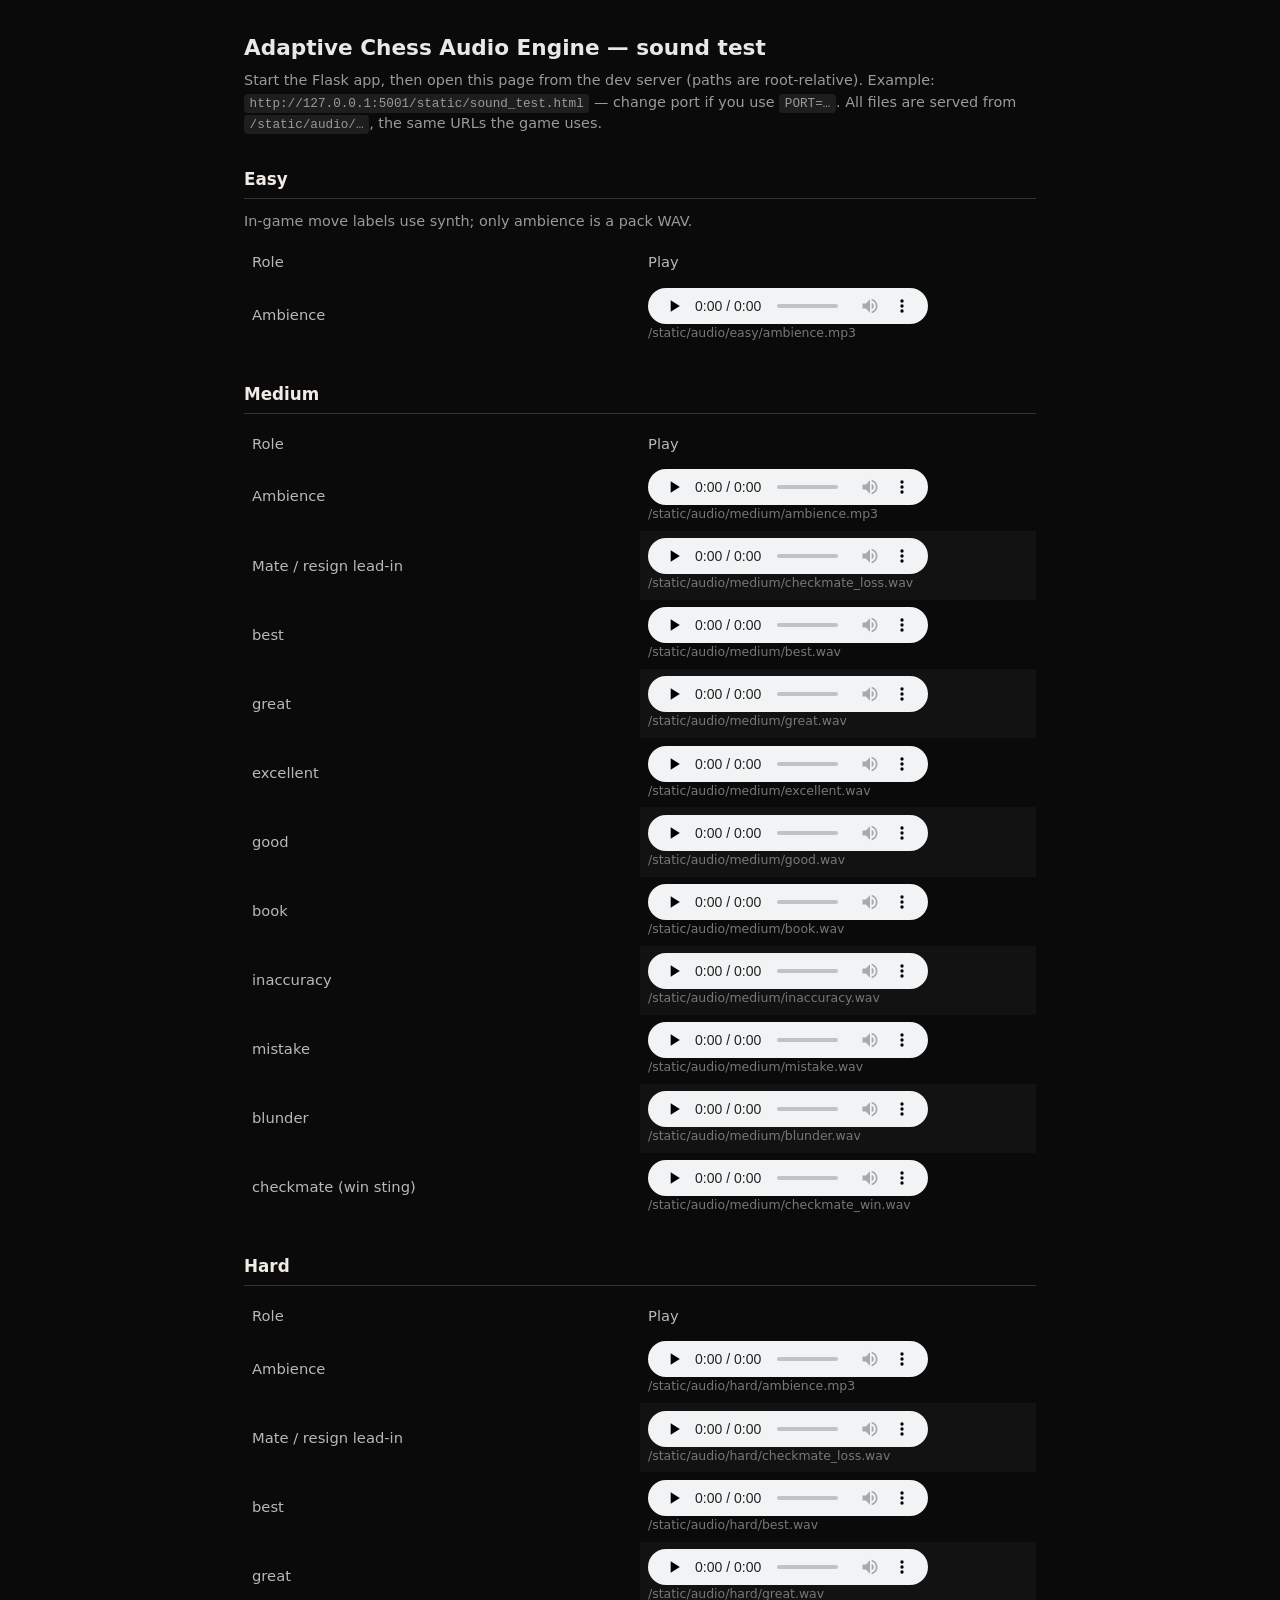
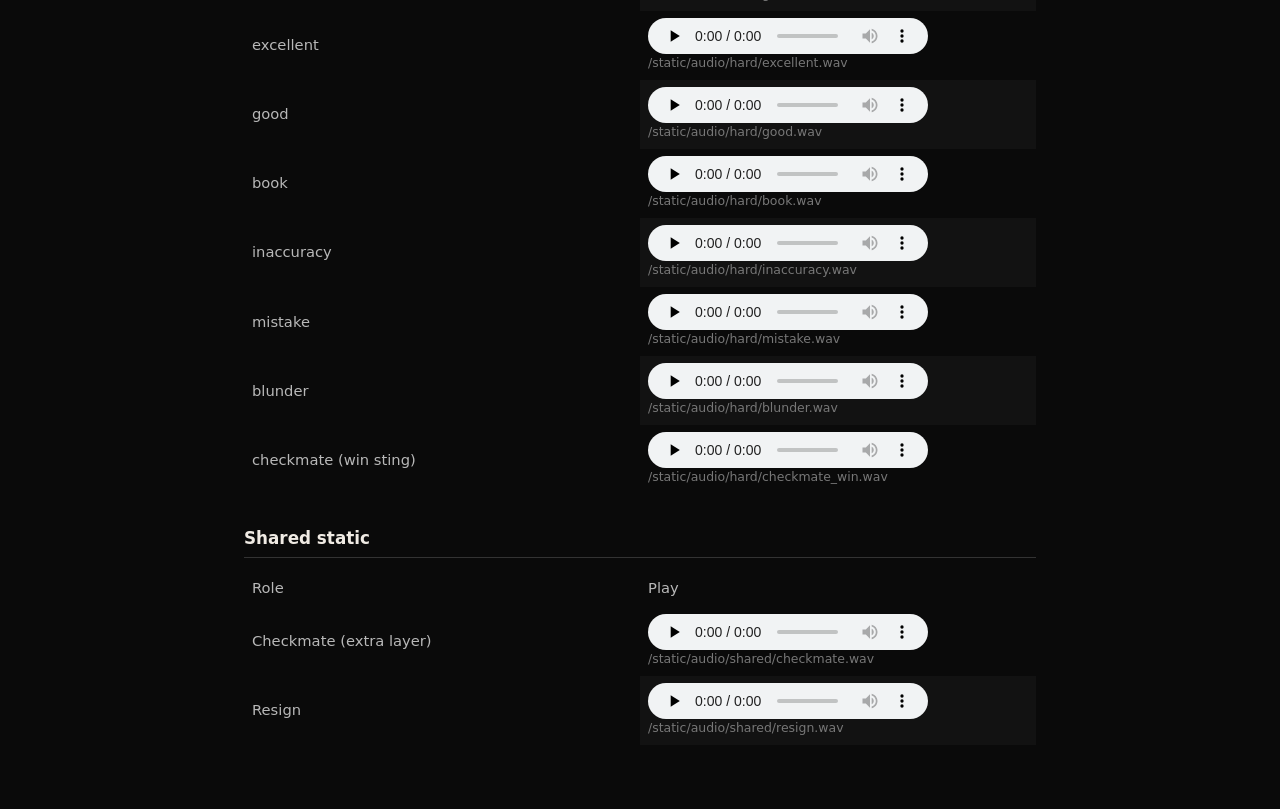
<file: static/sound_test.html>
<!DOCTYPE html>
<html lang="en">
<head>
  <meta charset="utf-8">
  <meta name="viewport" content="width=device-width, initial-scale=1">
  <title>Adaptive Chess Audio Engine — sound test</title>
  <style>
    *, *::before, *::after { box-sizing: border-box; }
    body {
      font-family: system-ui, -apple-system, sans-serif;
      margin: 0;
      padding: 2rem 1.25rem 4rem;
      background: #0a0a0a;
      color: #e8e8e8;
      line-height: 1.5;
      max-width: 52rem;
      margin-inline: auto;
    }
    h1 {
      font-size: 1.35rem;
      font-weight: 600;
      margin: 0 0 0.35rem;
    }
    .hint {
      font-size: 0.9rem;
      color: #9a9a9a;
      margin: 0 0 1.75rem;
    }
    .hint code {
      background: #1e1e1e;
      padding: 0.12rem 0.35rem;
      border-radius: 4px;
      font-size: 0.88em;
    }
    h2 {
      font-size: 1.05rem;
      font-weight: 600;
      margin: 2rem 0 0.75rem;
      padding-bottom: 0.35rem;
      border-bottom: 1px solid #333;
      color: #f0ebe4;
    }
    table {
      width: 100%;
      border-collapse: collapse;
      font-size: 0.92rem;
    }
    th, td {
      text-align: left;
      padding: 0.45rem 0.5rem;
      vertical-align: middle;
    }
    th {
      color: #b8b8b8;
      font-weight: 500;
      width: 11rem;
    }
    tr:nth-child(even) td {
      background: rgba(255, 255, 255, 0.03);
    }
    audio {
      width: min(100%, 280px);
      height: 36px;
      vertical-align: middle;
    }
    .path {
      font-size: 0.78rem;
      color: #777;
      word-break: break-all;
    }
  </style>
</head>
<body>
  <h1>Adaptive Chess Audio Engine — sound test</h1>
  <p class="hint">
    Start the Flask app, then open this page from the dev server (paths are root-relative).
    Example: <code>http://127.0.0.1:5001/static/sound_test.html</code>
    — change port if you use <code>PORT=…</code>.
    All files are served from <code>/static/audio/…</code>, the same URLs the game uses.
  </p>

  <h2>Easy</h2>
  <p class="hint" style="margin-bottom: 0.75rem;">In-game move labels use synth; only ambience is a pack WAV.</p>
  <table>
    <thead><tr><th>Role</th><th>Play</th></tr></thead>
    <tbody>
      <tr>
        <th>Ambience</th>
        <td>
          <audio controls preload="none" src="/static/audio/easy/ambience.mp3"></audio>
          <div class="path">/static/audio/easy/ambience.mp3</div>
        </td>
      </tr>
    </tbody>
  </table>

  <h2>Medium</h2>
  <table>
    <thead><tr><th>Role</th><th>Play</th></tr></thead>
    <tbody>
      <tr><th>Ambience</th><td><audio controls preload="none" src="/static/audio/medium/ambience.mp3"></audio><div class="path">/static/audio/medium/ambience.mp3</div></td></tr>
      <tr><th>Mate / resign lead-in</th><td><audio controls preload="none" src="/static/audio/medium/checkmate_loss.wav"></audio><div class="path">/static/audio/medium/checkmate_loss.wav</div></td></tr>
      <tr><th>best</th><td><audio controls preload="none" src="/static/audio/medium/best.wav"></audio><div class="path">/static/audio/medium/best.wav</div></td></tr>
      <tr><th>great</th><td><audio controls preload="none" src="/static/audio/medium/great.wav"></audio><div class="path">/static/audio/medium/great.wav</div></td></tr>
      <tr><th>excellent</th><td><audio controls preload="none" src="/static/audio/medium/excellent.wav"></audio><div class="path">/static/audio/medium/excellent.wav</div></td></tr>
      <tr><th>good</th><td><audio controls preload="none" src="/static/audio/medium/good.wav"></audio><div class="path">/static/audio/medium/good.wav</div></td></tr>
      <tr><th>book</th><td><audio controls preload="none" src="/static/audio/medium/book.wav"></audio><div class="path">/static/audio/medium/book.wav</div></td></tr>
      <tr><th>inaccuracy</th><td><audio controls preload="none" src="/static/audio/medium/inaccuracy.wav"></audio><div class="path">/static/audio/medium/inaccuracy.wav</div></td></tr>
      <tr><th>mistake</th><td><audio controls preload="none" src="/static/audio/medium/mistake.wav"></audio><div class="path">/static/audio/medium/mistake.wav</div></td></tr>
      <tr><th>blunder</th><td><audio controls preload="none" src="/static/audio/medium/blunder.wav"></audio><div class="path">/static/audio/medium/blunder.wav</div></td></tr>
      <tr><th>checkmate (win sting)</th><td><audio controls preload="none" src="/static/audio/medium/checkmate_win.wav"></audio><div class="path">/static/audio/medium/checkmate_win.wav</div></td></tr>
    </tbody>
  </table>

  <h2>Hard</h2>
  <table>
    <thead><tr><th>Role</th><th>Play</th></tr></thead>
    <tbody>
      <tr><th>Ambience</th><td><audio controls preload="none" src="/static/audio/hard/ambience.mp3"></audio><div class="path">/static/audio/hard/ambience.mp3</div></td></tr>
      <tr><th>Mate / resign lead-in</th><td><audio controls preload="none" src="/static/audio/hard/checkmate_loss.wav"></audio><div class="path">/static/audio/hard/checkmate_loss.wav</div></td></tr>
      <tr><th>best</th><td><audio controls preload="none" src="/static/audio/hard/best.wav"></audio><div class="path">/static/audio/hard/best.wav</div></td></tr>
      <tr><th>great</th><td><audio controls preload="none" src="/static/audio/hard/great.wav"></audio><div class="path">/static/audio/hard/great.wav</div></td></tr>
      <tr><th>excellent</th><td><audio controls preload="none" src="/static/audio/hard/excellent.wav"></audio><div class="path">/static/audio/hard/excellent.wav</div></td></tr>
      <tr><th>good</th><td><audio controls preload="none" src="/static/audio/hard/good.wav"></audio><div class="path">/static/audio/hard/good.wav</div></td></tr>
      <tr><th>book</th><td><audio controls preload="none" src="/static/audio/hard/book.wav"></audio><div class="path">/static/audio/hard/book.wav</div></td></tr>
      <tr><th>inaccuracy</th><td><audio controls preload="none" src="/static/audio/hard/inaccuracy.wav"></audio><div class="path">/static/audio/hard/inaccuracy.wav</div></td></tr>
      <tr><th>mistake</th><td><audio controls preload="none" src="/static/audio/hard/mistake.wav"></audio><div class="path">/static/audio/hard/mistake.wav</div></td></tr>
      <tr><th>blunder</th><td><audio controls preload="none" src="/static/audio/hard/blunder.wav"></audio><div class="path">/static/audio/hard/blunder.wav</div></td></tr>
      <tr><th>checkmate (win sting)</th><td><audio controls preload="none" src="/static/audio/hard/checkmate_win.wav"></audio><div class="path">/static/audio/hard/checkmate_win.wav</div></td></tr>
    </tbody>
  </table>

  <h2>Shared static</h2>
  <table>
    <thead><tr><th>Role</th><th>Play</th></tr></thead>
    <tbody>
      <tr><th>Checkmate (extra layer)</th><td><audio controls preload="none" src="/static/audio/shared/checkmate.wav"></audio><div class="path">/static/audio/shared/checkmate.wav</div></td></tr>
      <tr><th>Resign</th><td><audio controls preload="none" src="/static/audio/shared/resign.wav"></audio><div class="path">/static/audio/shared/resign.wav</div></td></tr>
    </tbody>
  </table>
  <!-- Keep in sync with AUDIO_CACHE_VERSION in static/js/audio.js -->
  <script>
    (function () {
      var ver = '109a1f9b';
      document.querySelectorAll('audio[src]').forEach(function (el) {
        var s = el.getAttribute('src');
        if (!s || s.indexOf('v=') !== -1) return;
        if (s.indexOf('/static/audio/') !== 0) return;
        el.src = s + (s.indexOf('?') >= 0 ? '&' : '?') + 'v=' + ver;
      });
    })();
  </script>
</body>
</html>
</file>
